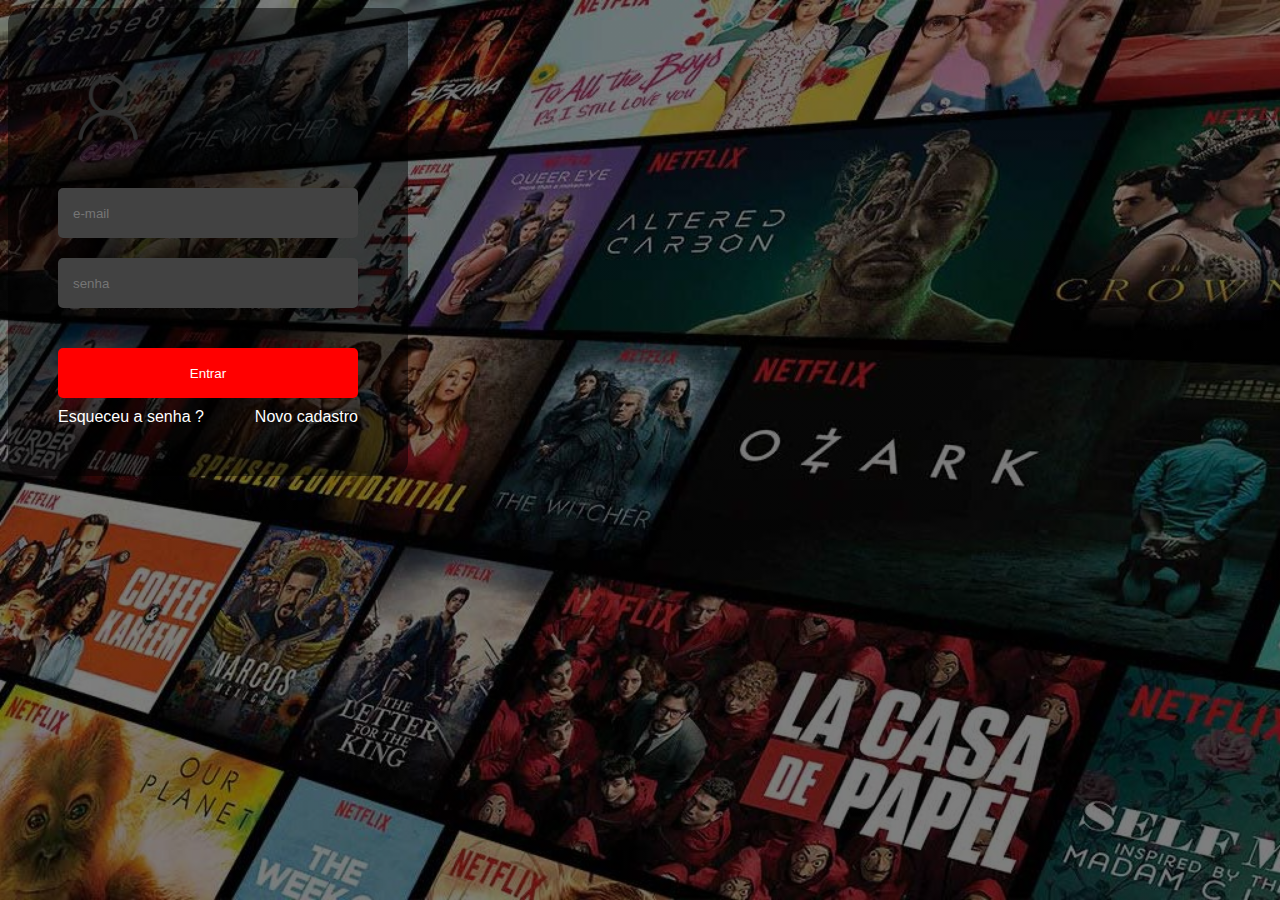
<file: index.html>
<html lang="pt-br">
<head>
    <meta charset="UTF-8">
    <meta name="viewport" content="width=, initial-scale=1.0">
    <link rel="stylesheet" href="style/style.css">
    <title>Login</title>
</head>
<body>
    <div id="caixa-login">
        <div class="caixa-logo">
            <img src="img/logo.png" id="logo" alt="logo">
        </div>
        <input type="text" name="user" id="" placeholder="e-mail">
        <input type="password" name="pass" id="" placeholder="senha">
        <button>Entrar </button>
        <div class="apoio">
            <a href="">Esqueceu a senha ?</a>
            <a href="">Novo cadastro</a>
        </div>
    </div>
</body>
</html>
</file>
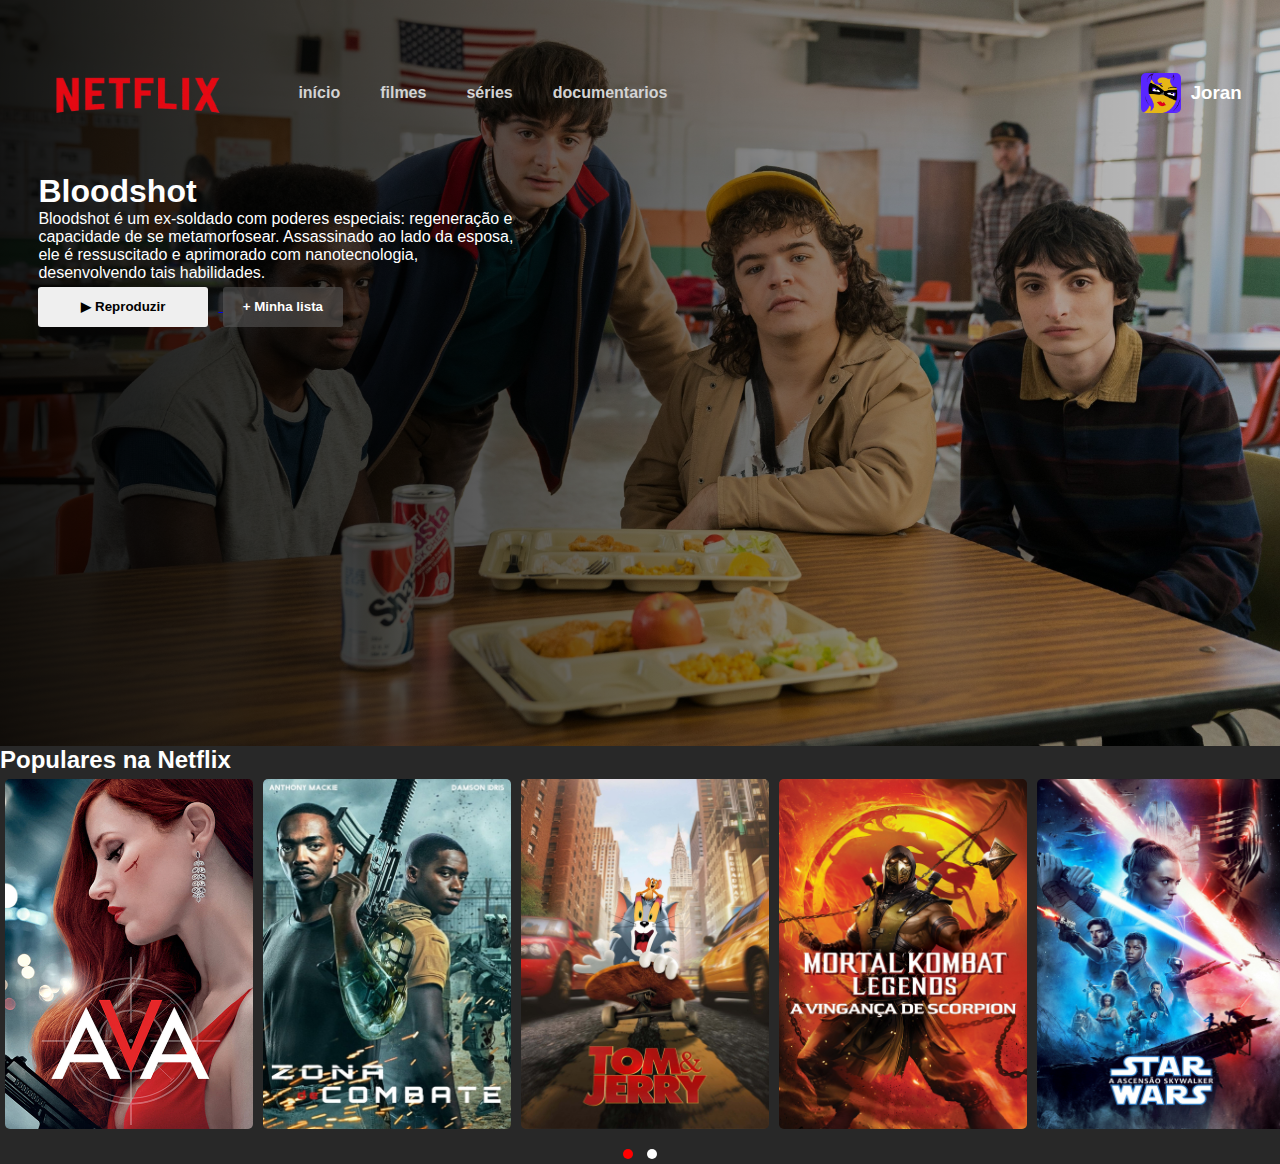
<file: home.html>
<html lang="pt-br">

<head>
    <meta charset="UTF-8">
    <meta name="viewport" content="width=device-width, initial-scale=1.0">
    <link rel="shortcut icon" href="assets/netflix.png" type="image/x-icon">
    <link rel="stylesheet" href="style/home.css">
    <link rel="stylesheet" href="style/owl/owl.carousel.min.css">
    <link rel="stylesheet" href="style/owl/owl.theme.default.min.css">
    <title>Netflix</title>
</head>

<body>
    <div class="container">
        
        <header>
            <nav>
                <div class="menu">
                    <img src="assets/logo.png" class="logo" alt="">
                    <ul>
                        <li>início</li>
                        <li>filmes</li>
                        <li>séries</li>
                        <li>documentarios</li>
                    </ul>
                </div>
                <a href="profile.html" class="procura">
                    <img src="assets/prf1.jpg" class="img_perfil" alt="">
                    <h3>Joran</h3>
                </a>
            </nav>
    
            <div class="descricao">
                <h1>Bloodshot</h1>
                <p>
                    Bloodshot é um ex-soldado com poderes especiais: regeneração e capacidade de se 
                    metamorfosear. Assassinado ao lado da esposa, 
                    ele é ressuscitado e aprimorado com nanotecnologia, desenvolvendo tais habilidades.
                </p>
           </div>
           <a href="bloodshot.html">
            <button class="button" >▶ Reproduzir</button>
           </a>
            <button class="button" id="btn_lista">+ Minha lista</button>
 
        </header>
        <main>
            <h2>Populares na Netflix</h2>
            <div class="owl-carousel owl-theme">
                <a href="">
                    <img src="img/ava.jpg" class="card" alt="">
                </a>
                <a href="">
                    <img src="img/zc.jpg" class="card" alt="">
                </a>
                <a href="">
                    <img src="img/tomjerry.jpg" class="card" alt="">
                </a>
                <a href="">   
                    <img src="img/mk.jpg" class="card" alt="">
                </a>
                <a href="">   
                    <img src="img/stw.jpg" class="card" alt="">
                </a>
                <a href="">   
                    <img src="img/nve.jpg" class="card" alt="">
                </a>
                <a href="">   
                    <img src="img/mst.jpg" class="card" alt="">
                </a>
                <a href="">   
                    <img src="img/ww.jpg" class="card" alt="">
                </a>
            </div>
        </main>

    </div>
</body>

<script src="script/owl/jquery.min.js"></script>
<script src="script/owl/owl.carousel.min.js"></script>
<script src="script/owl/main.js"></script>

</html>
</file>
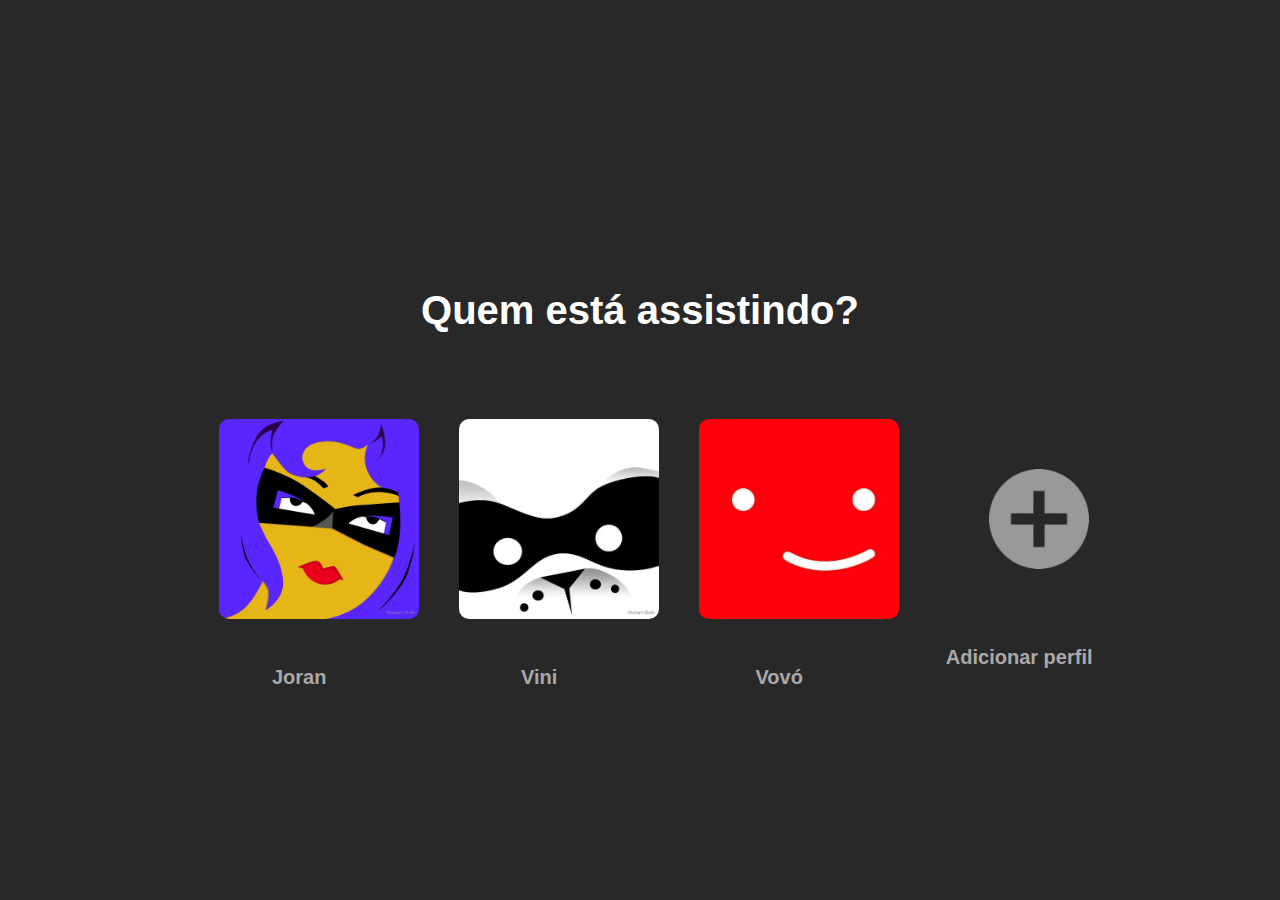
<file: profile.html>
<html lang="pt-br">
<head>
    <meta charset="UTF-8">
    <meta name="viewport" content="width=device-width, initial-scale=1.0">
     <link rel="shortcut icon" href="img/netflix.png" type="image/x-icon">
    <link rel="stylesheet" href="style/profile.css">
     <title>Perfil</title>
</head>
<body>
    <div class="container">
        <h1>Quem está assistindo?</h1>
        <div class="perfil">
            <div class="card">
                <img src="img/prf1.jpg" class="card" alt="">
                <h4>Joran</h4>
            </div>
            <div class="card">
                <img src="img/prf2.webp" class="card" alt="">
                <h4>Vini</h4>
            </div>
            <div class="card">
                <img src="img/prf3.webp" class="card" alt="">
                <h4>Vovó</h4>
            </div>
            <div class="card">
                <div class="add">
                    <img src="img/add.png" height="100px" alt="">
                </div>
                <h4>Adicionar perfil</h4>
            </div>
        </div>
    </div>
</body>
<script src="script/script.js"></script>
</html>
</file>
<file: style/style.css>
body{
    background-image:linear-gradient(to right, rgba(0,0,0,0.5), rgba(0,0,0,0.5)), url(../img/netflix-fundo.jpg);;
    background-repeat: no-repeat;
    background-size: cover;

    font-family: Arial, Helvetica, sans-serif;
}
#caixa-principal{
    display: flex;
    height: 300px;
    justify-content: center;
    align-items: center;

}
#caixa-logo{
    height: 150px;
    display: flex;
    align-items: center;

    margin-top: 0%;

}

#caixa-logo, img{

    width: 250px;
}

#caixa-login{
    background-color: rgba(0, 0, 0, 0.5);
    width: 300px;
    border-radius: 15px;
    padding: 50px;
}

#logo{
    width: 100px;
    height: 100px;
}

input{
    width: 100%;
    height: 50px;
    border-radius: 5px;
    border: none;
    margin-bottom: 20px;
    padding: 5%;

    background-color: rgb(66, 66, 66);
}

button{
    width: 100%;
    height: 50px;
    background-color: red;
    color: white;
    border: none;
    border-radius: 5px;

    margin-top: 20px;
}

.caixa-logo{
    color: white;
    margin-bottom: 30px;
}

.apoio{
    display: flex;
    justify-content: space-between;

    margin-top: 10px;
}

a{
    text-decoration: none;

    color: white;
}
</file>
<file: style/home.css>
*{
    margin: 0%;
}
body{
    margin: 0%;
    color: white;
    font-family: Arial, Helvetica, sans-serif;
}
nav{
    display: flex;
    align-items: center;
    justify-content: space-between;
}
header{
    background: linear-gradient(to right, rgba(0,0,0,0.9), rgba(0,0,0,0.2)), url(../img/capa.jpg);
    background-size: cover;
    height: 80%;
    padding: 1%;
    padding-inline: 3%;
}
main{
    background-color: rgb(40, 40, 40);
}
.logo{
    height: 160px;
    width: 200px;
}
.menu{

    display: flex;
    align-items: center;
}
.procura{
    display: flex;
    align-items: center;

    text-decoration: none;
    color: white;
}
.img_perfil{
    width: 40px;
    height: 40px;
    margin: 10px;

    border-radius: 5px;
}
ul{
    display: flex;
}
li{
    list-style: none;
    margin: 20px;
    cursor: pointer;
    font-weight: bolder;

    color: lightgrey;
}
li:hover{
    color: white;
}
.descricao{
    width: 40%;
    margin-bottom: 5px;
}
.button{
    height: 40px;
    width: 170px;

    margin-right: 10px;

    border-radius: 3px;
    border: none;

    transition: 0.5s;

    font-weight: bolder;

    cursor: pointer;
}
button:hover{
    background-color: red;
    color: white;
}
#btn_lista{
    width: 120px;
    background-color: rgba(100, 100, 100,0.5);
    color: white;
}
#btn_lista:hover{
    background-color: rgb(40, 40, 40);
}
.card{
    height: 350px;
    width: 280px;
    margin: 5px;
    transition: 0.5s;
    border-radius: 5px;
}
.card:hover{
    transform: scale(1.05);
}
.container{
    overflow: hidden;
}
</file>
<file: style/profile.css>
body{
    background-color: rgb(40, 40, 40);
    color: white;
    margin: 0%;

    display: flex;
    align-items: center;
    justify-content: center;

    font-family: Arial, Helvetica, sans-serif;
    font-size: 20px;
}
.perfil{
    display: flex;

    padding: 2%;
    align-items: center;
    justify-content: space-around;
}
.card, .add{
    height: 200px;
    width: 200px;

    margin: 20px;

    color: darkgray;

    cursor: pointer;

    transition: 0.3s;

    border-radius: 10px;
}
.card:hover{
    transform: scale(1.05);
}
.container{
    text-align: center;
}
.add{
    display: flex;
    align-items: center;
    justify-content: center;
}
</file>
